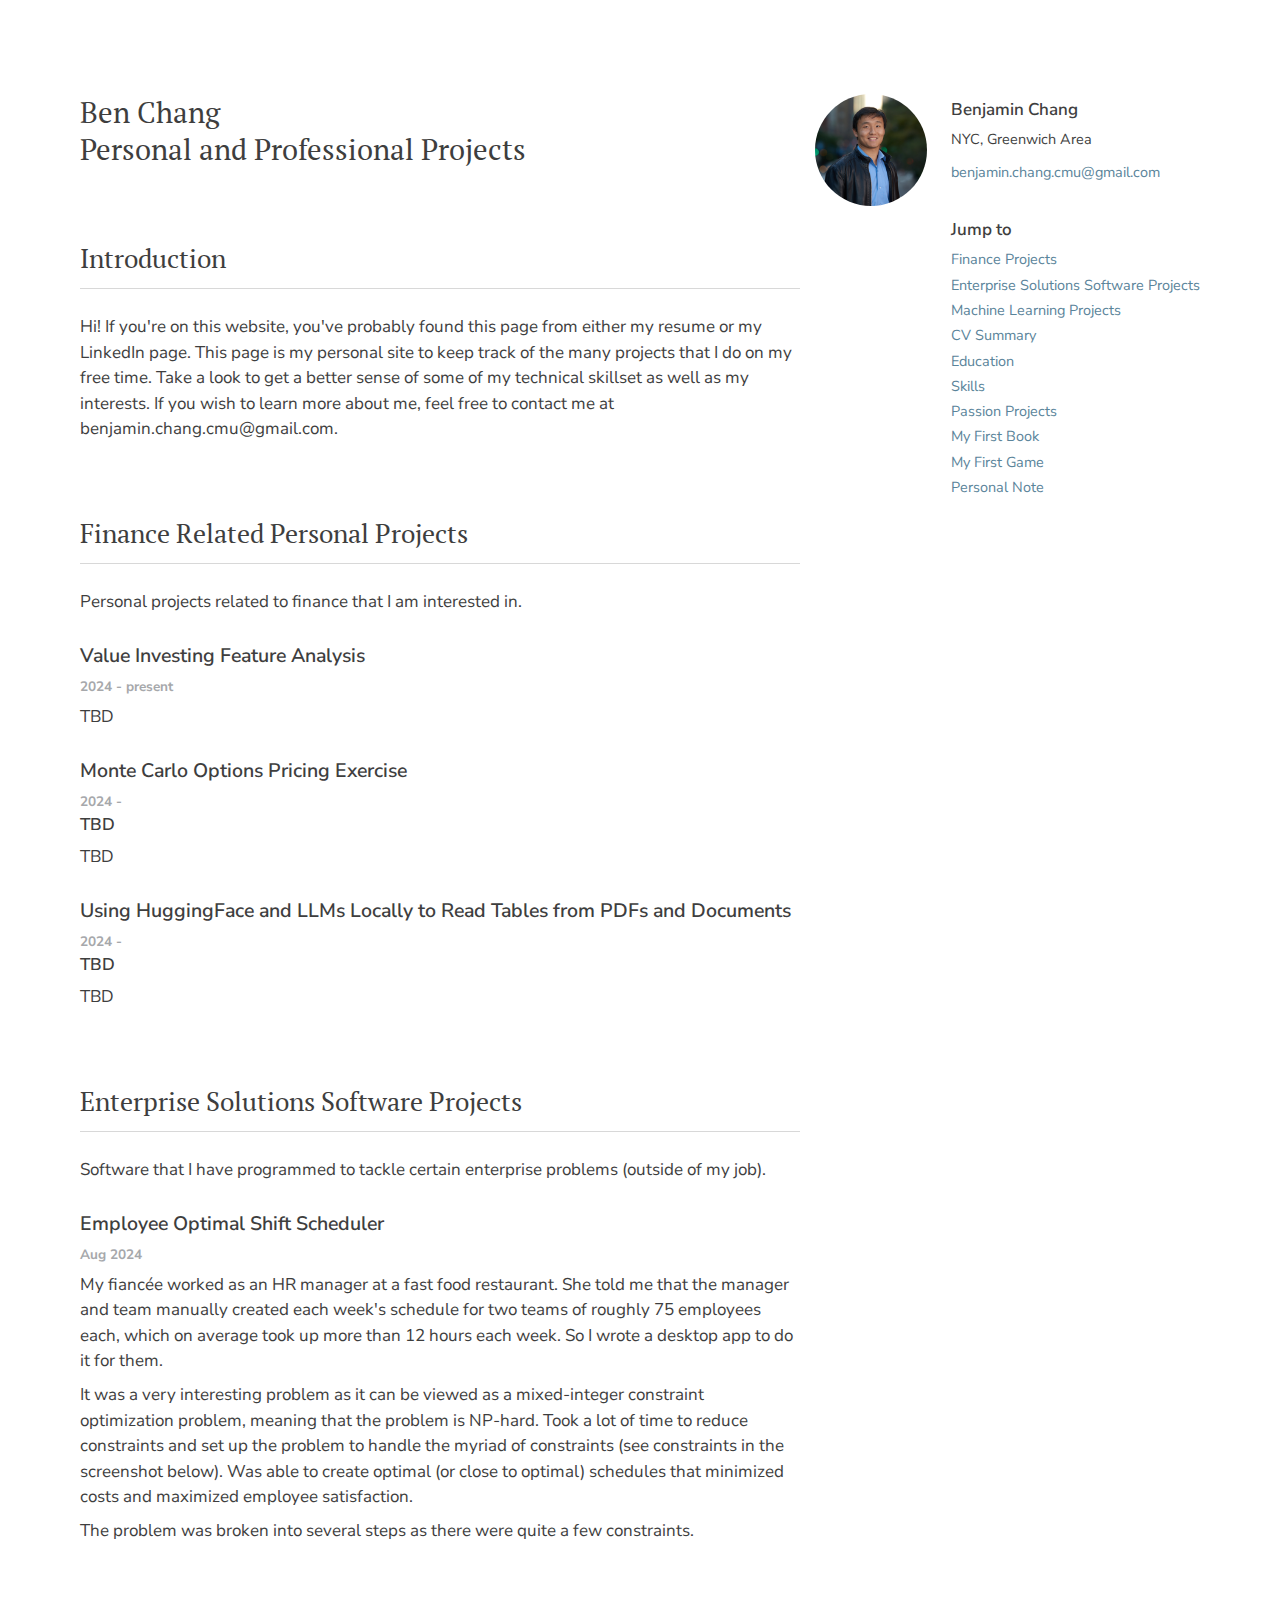
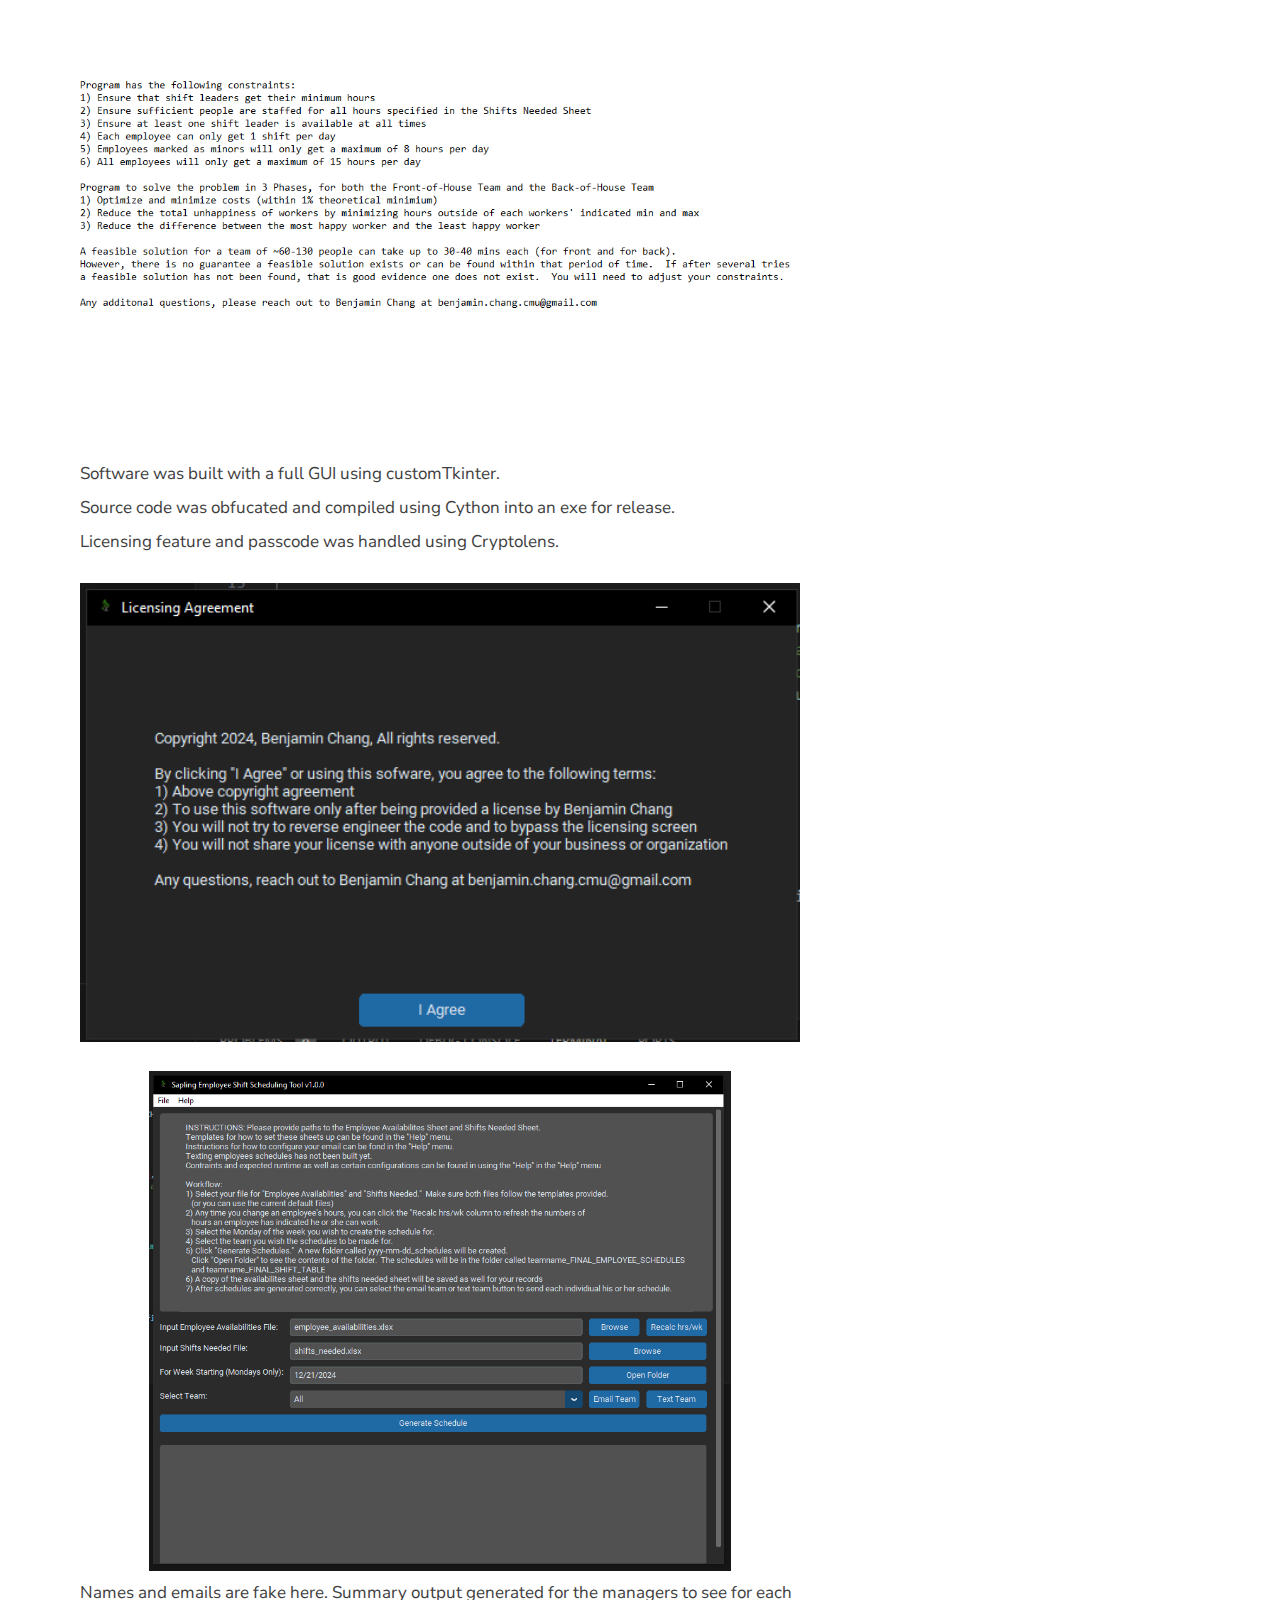
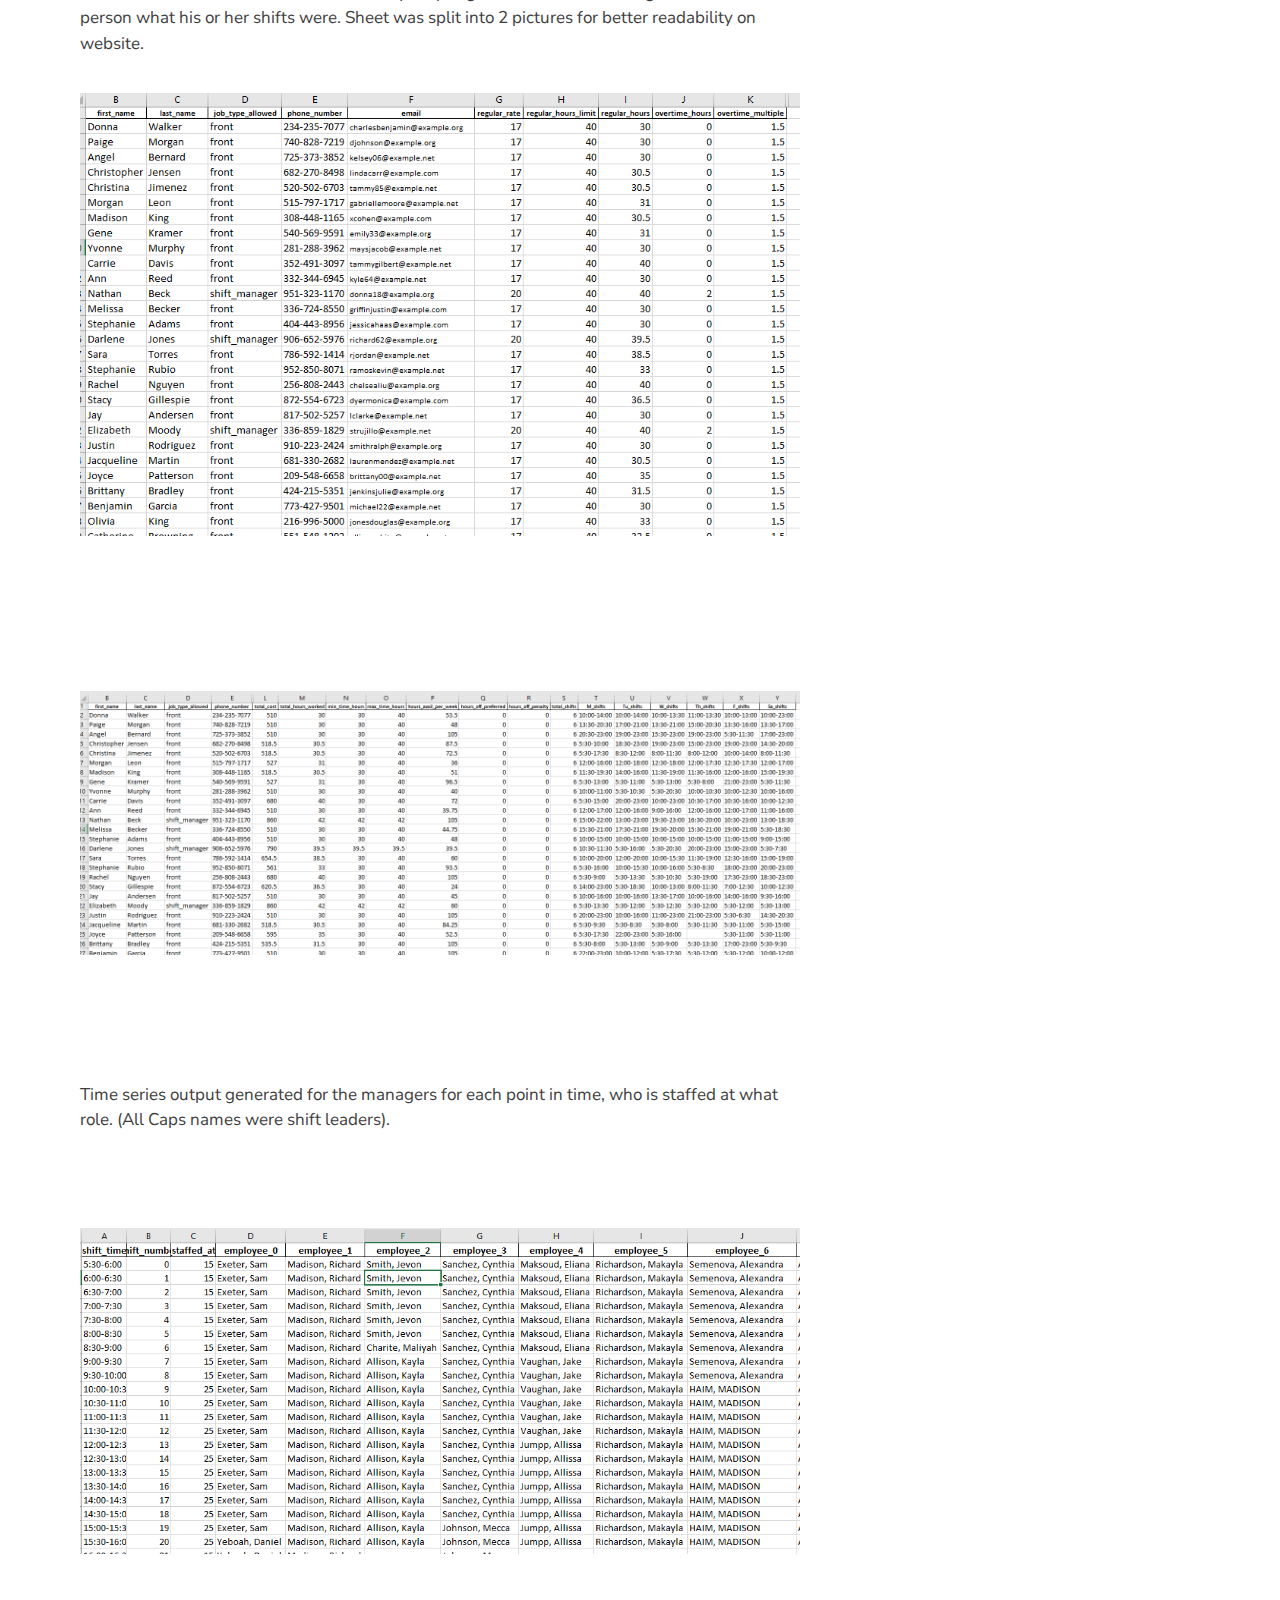
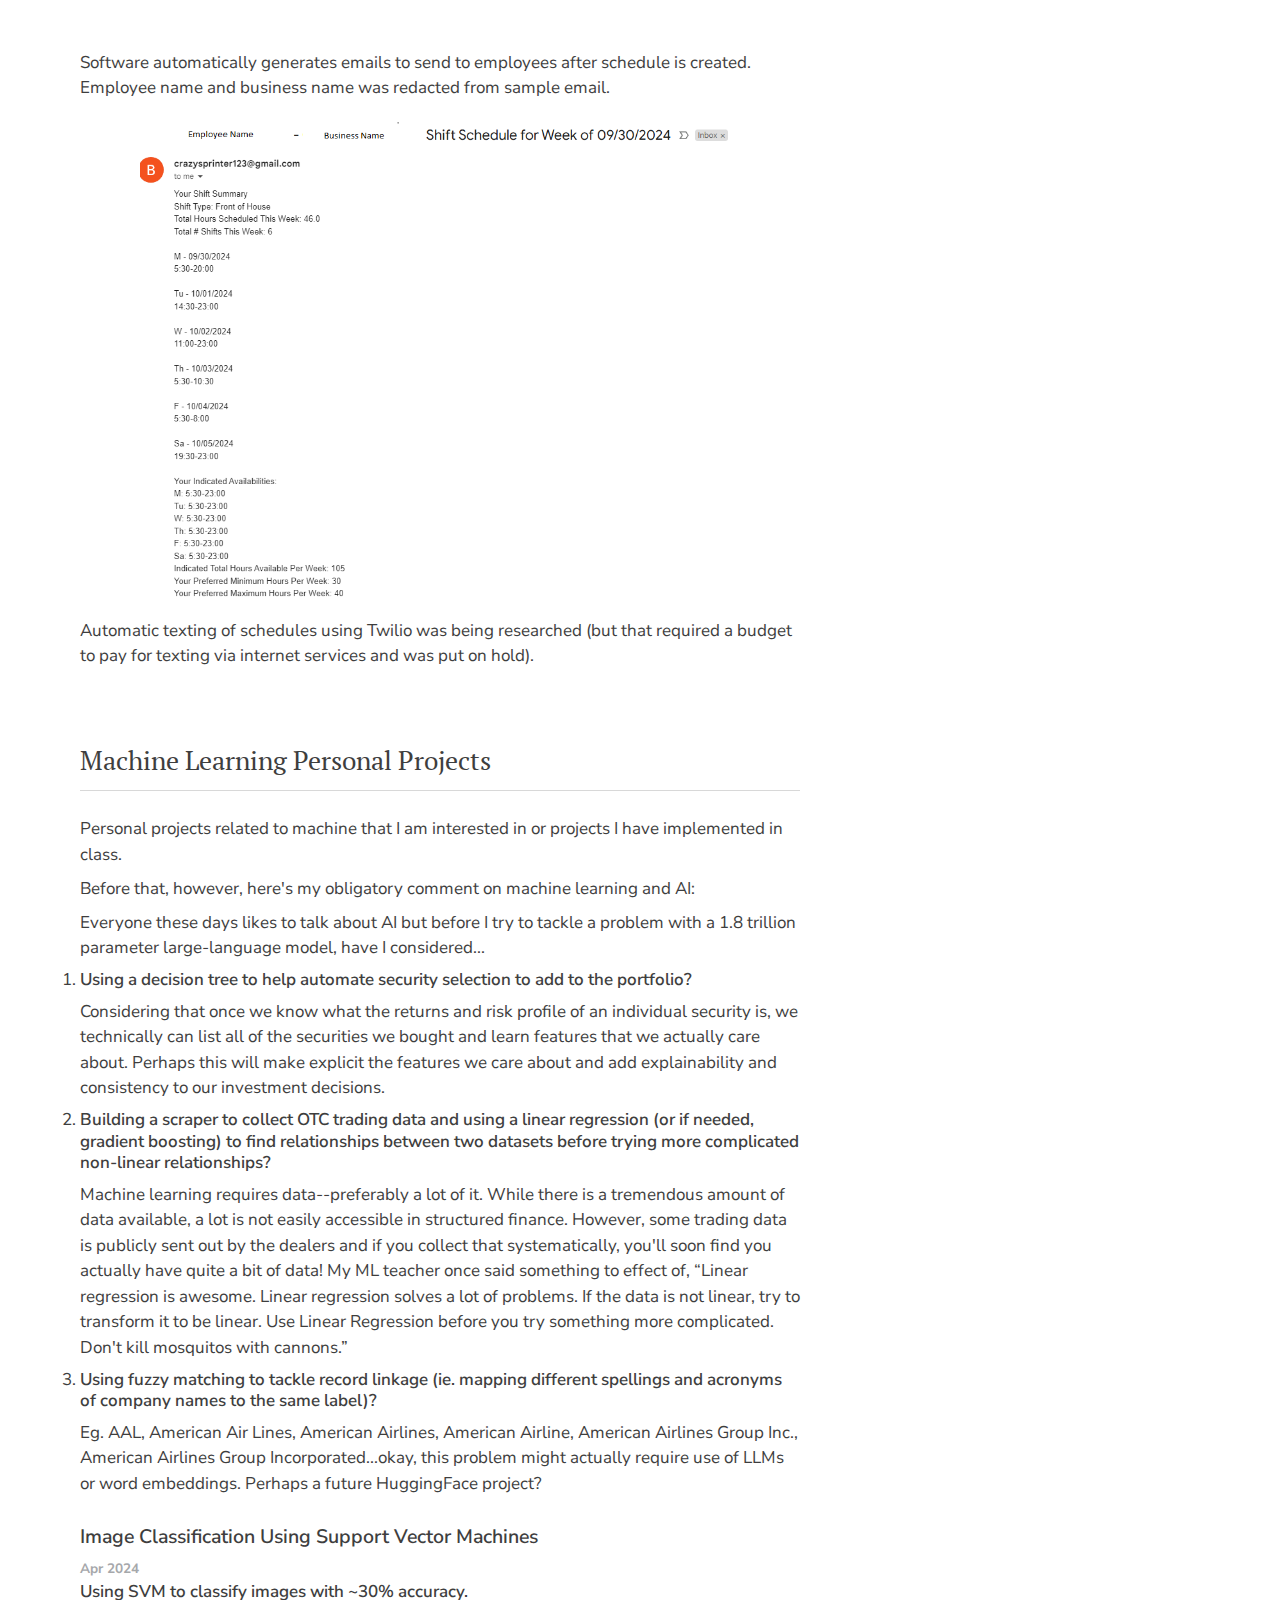
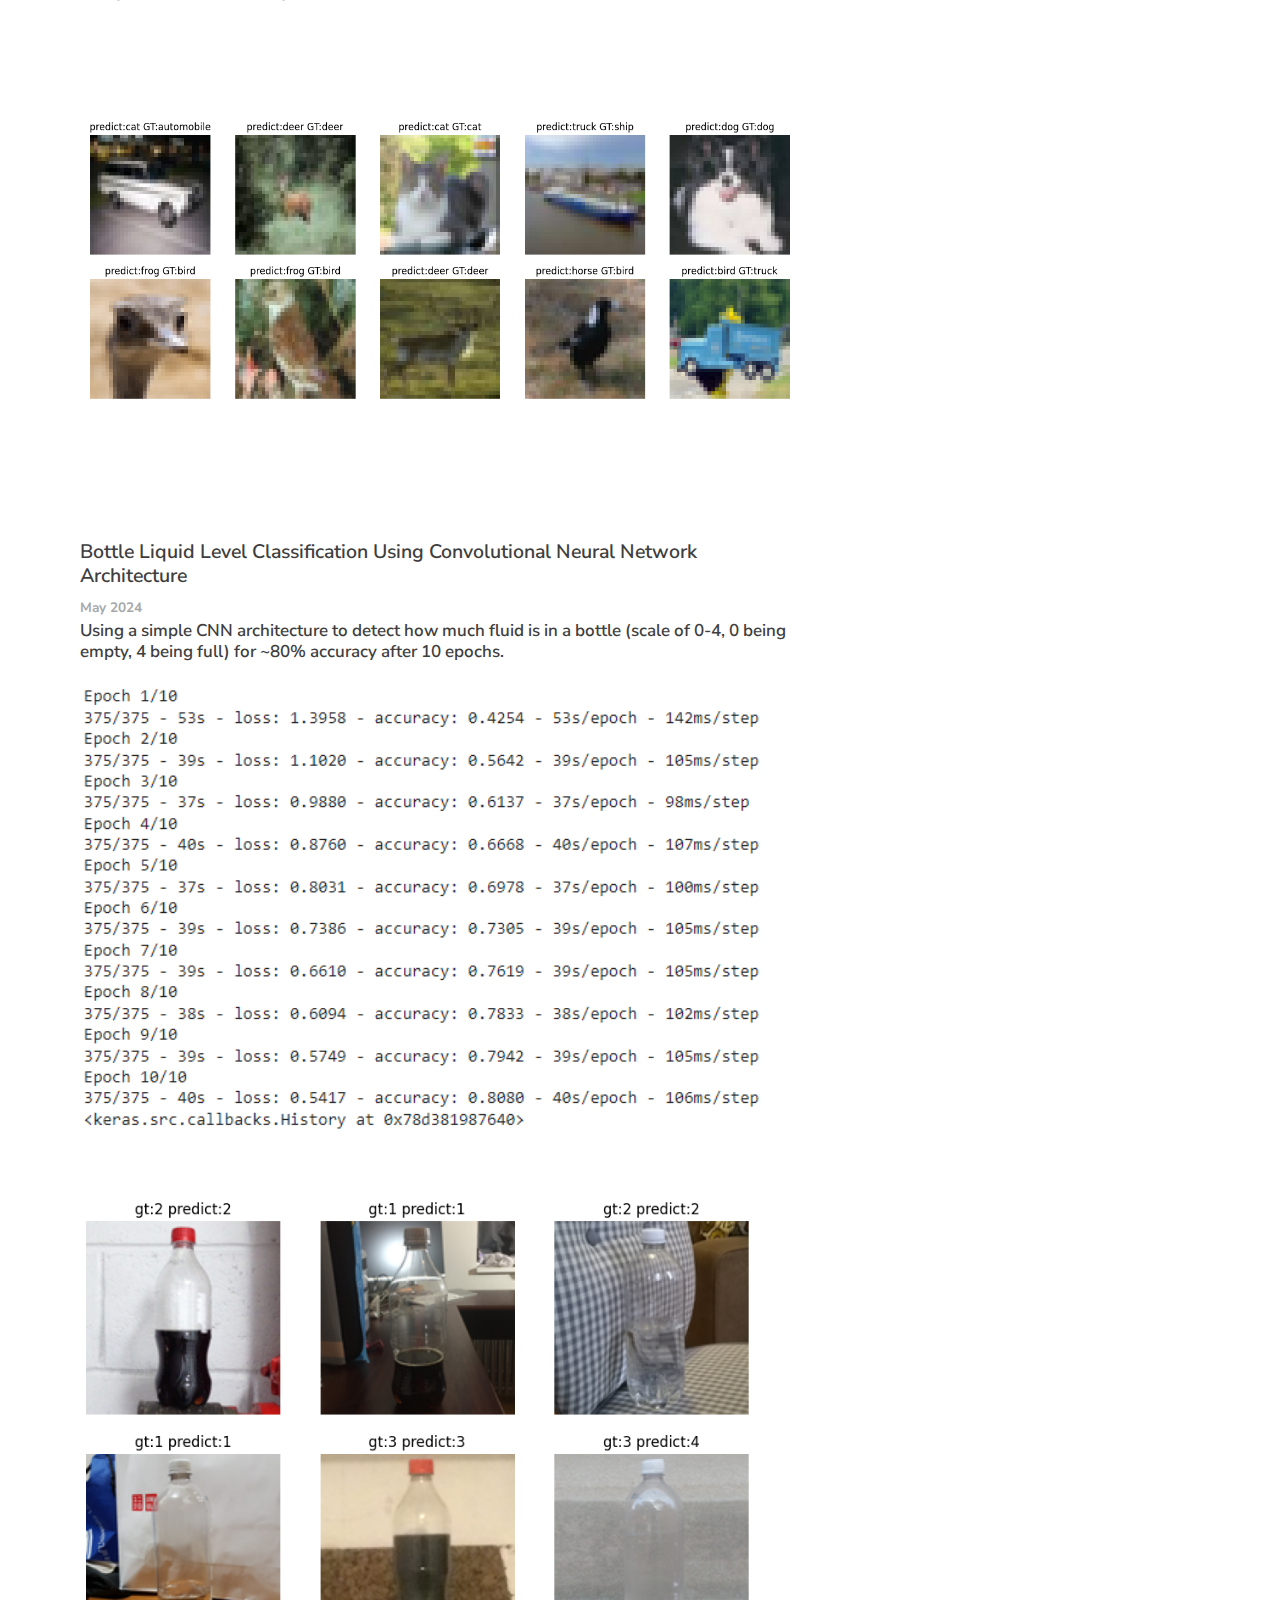
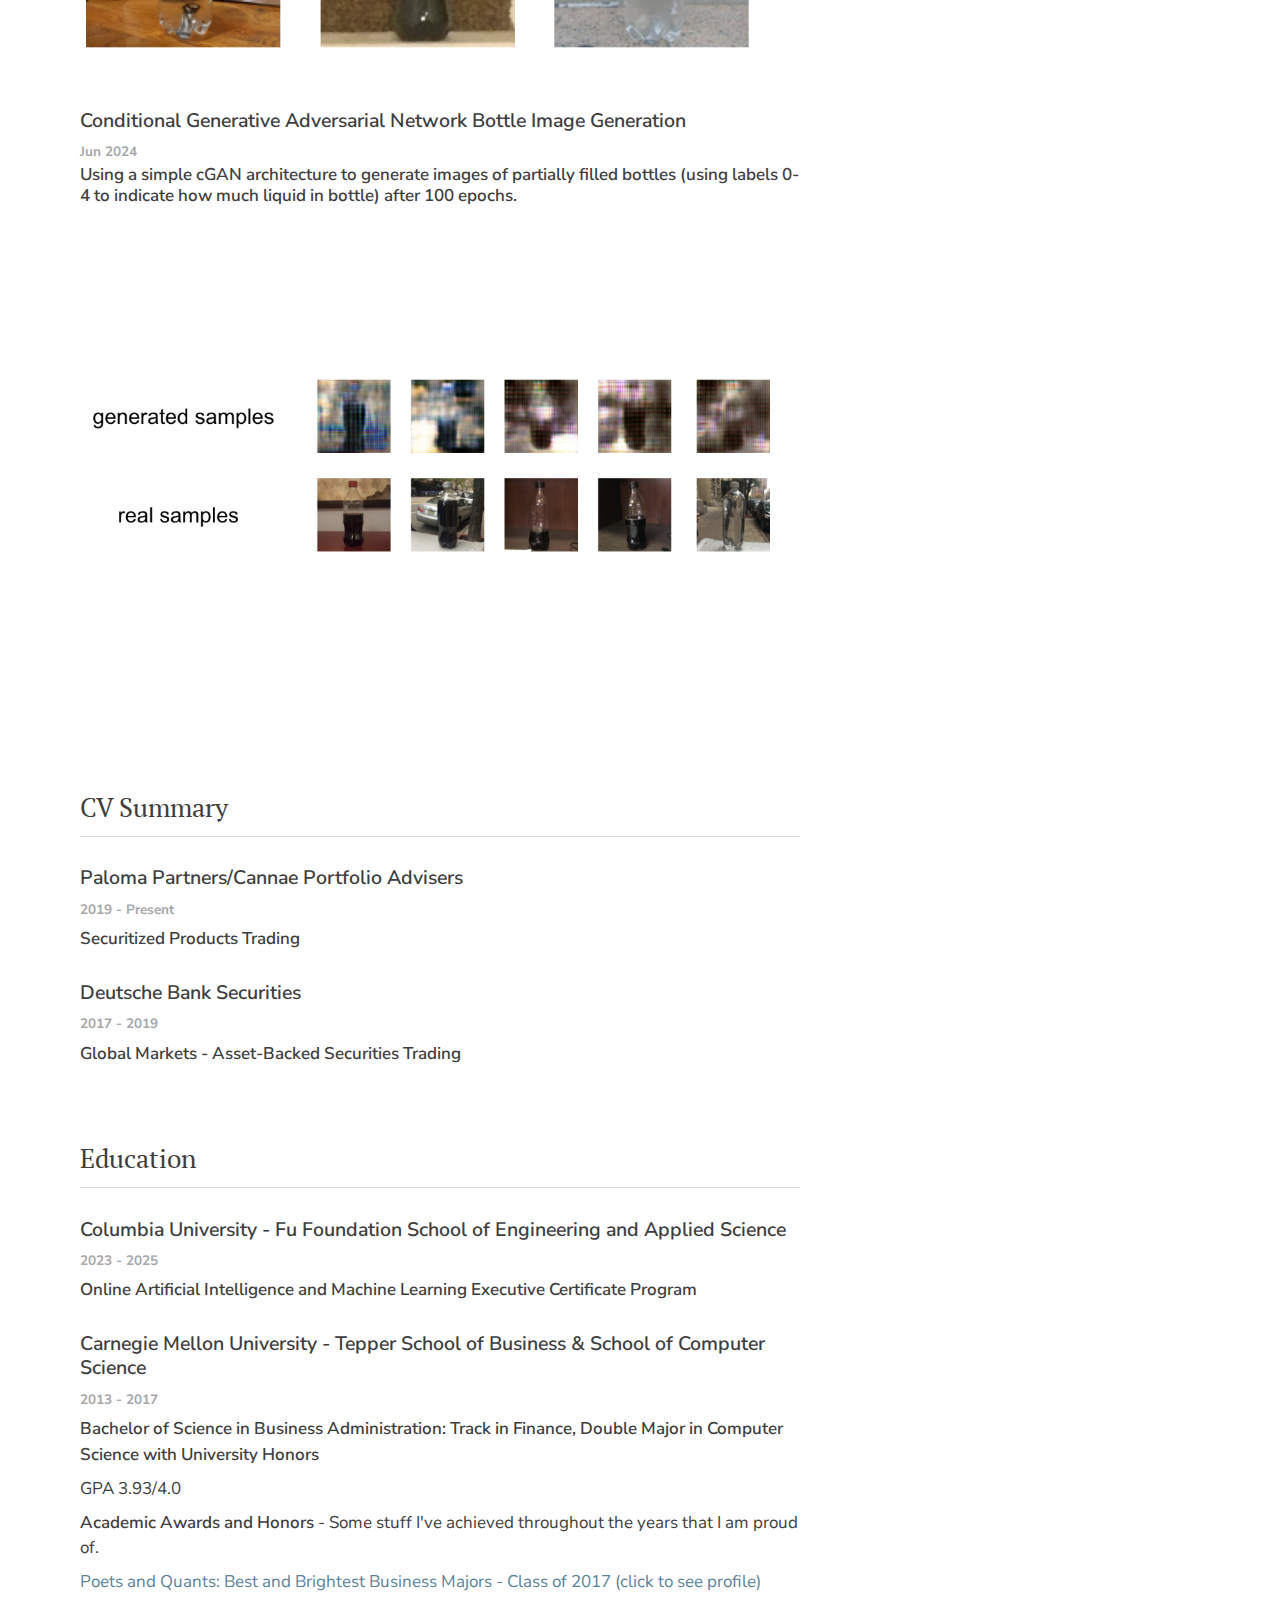
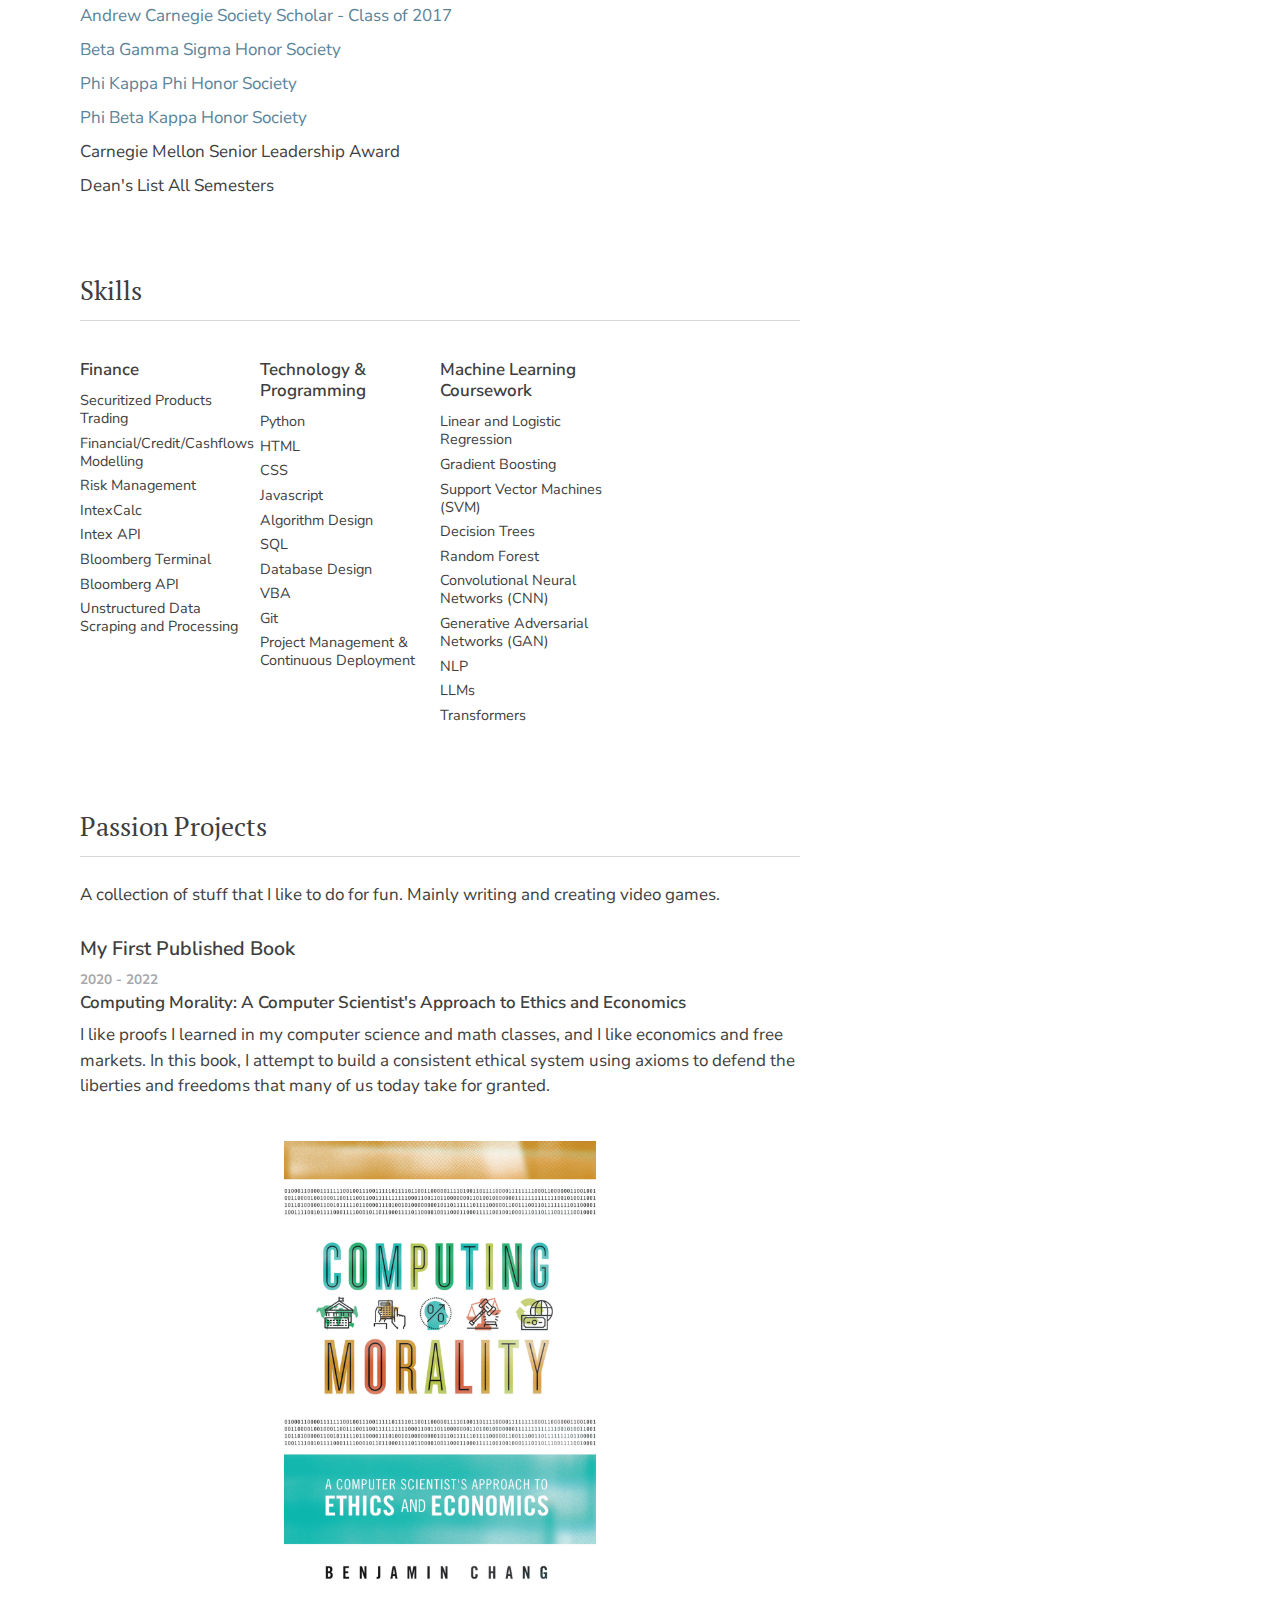
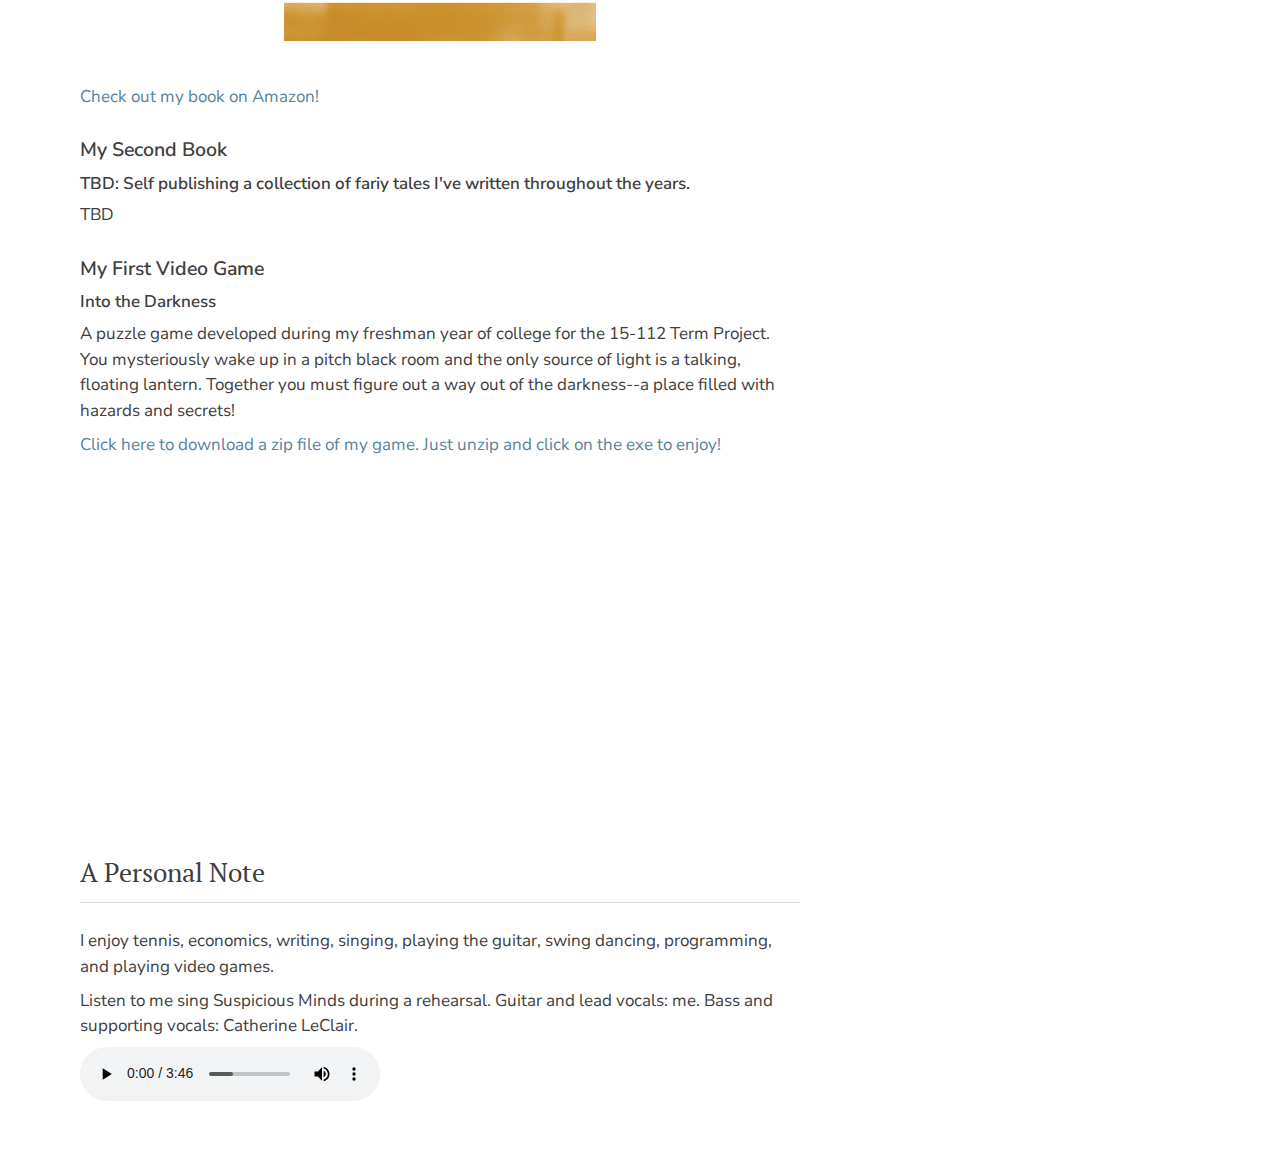
<file: static/html/index.html>
<!-- 
-- 0: bottle is empty
-- 1: bottle is 25% full
-- 2: bottle is 50% full
-- 3: bottle is 75% full
-- 4: bottle is full -->


<html lang="">
  <head>
    <meta charset="utf-8"/>
    <meta http-equiv="X-UA-Compatible" content="IE=edge"/>
    <meta http-equiv="content-language" content="en"/>
    <title>Benjamin Chang Profile</title>
    <meta name="viewport" content="width=device-width, initial-scale=1, maximum-scale=1, user-scalable=0"/>
    <link rel="stylesheet" type="text/css" href="../css/styles.css"/>
    <link href="https://fonts.googleapis.com/css?family=PT+Serif:400,400i,700,700i&amp;display=swap" rel="stylesheet"/>
    <link href="https://fonts.googleapis.com/css?family=Nunito+Sans:400,600,700&amp;display=swap" rel="stylesheet"/>
  </head>
  <body>
    <div class="page-container">
      <div class="page-container__inner">
        <div class="page-container__content">
          <h1>Ben Chang<br/>Personal and Professional Projects</h1>
          <div class="side-panel">
            <div class="side-panel__contact">
              <div class="side-panel__image" style="background-image: url(../../graphics/headshot.jpg)">
              </div>
              <div class="side-panel__body">
                <h4>Benjamin Chang</h4>
                <p>NYC, Greenwich Area</p>
                <p> <a href="mailto:benjamin.chang.cmu@gmail.com">benjamin.chang.cmu@gmail.com</a></p>
              </div>
            </div>
            <div class="side-panel__jump">
              <h4>Jump to</h4>
              <p><a href="#financeprojects">Finance Projects</a><br/>
                 <a href="#enterprisesoftwaresolutionsprojects">Enterprise Solutions Software Projects</a><br/>
                 <a href="#machinelearningprojects">Machine Learning Projects</a><br/>
                 <a href="#cv">CV Summary</a><br/>
                 <a href="#education">Education</a><br/>
                 <a href="#skills">Skills</a><br/>
                 <a href="#passionprojects">Passion Projects</a><br/>
                 <a href="https://www.amazon.com/Computing-Morality-Computer-Scientists-Economics/dp/1736180703/ref=sr_1_1?crid=3B2WFL1UIW4OO&dib=eyJ2IjoiMSJ9.[base64].O2XFOPwSyn9q-bD1mEbeHo-JK-SJSDs-_LkH-RzmUZw&dib_tag=se&keywords=computing+morality&qid=1718245311&sprefix=computing+morality%2Caps%2C95&sr=8-1">My First Book</a><br/>
                 <a href="../../files/IntoTheDarkness.zip">My First Game</a><br/>
                 <a href="#personal">Personal Note</a>
                </p>
            </div>
          </div>
          <!-- <h2 class="hide-desktop">Introduction</h2> -->
          <h2>Introduction</h2>
          <!-- <p><img src="../graphics/pug.webp" alt="pug"/></p> -->
          <p>Hi!  If you're on this website, you've probably found this page from either my resume or my LinkedIn page.  This page is my personal site to keep track of the many projects that I do on my free time.  
            Take a look to get a better sense of some of my technical skillset as well as my interests.
             If you wish to learn more about me, feel free to contact me at benjamin.chang.cmu@gmail.com. 
          </p>
          
          <h2 id="financeprojects">Finance Related Personal Projects</h2>
          <p> Personal projects related to finance that I am interested in.</p>
          <h3 id="valueinvesting">Value Investing Feature Analysis</h3><span class="year">2024 - present</span>
          <p>
            TBD
          </p> 
         
          <!-- <p>Visit <a href="https://reppio.co" target="_blank">reppio.co</a></p> -->
          <h3 id="MC"> Monte Carlo Options Pricing Exercise</h3><span class="year">2024 -</span>
          <h4>TBD</h4>
          <p>TBD</p>
          <!-- <p>Visit <a href="https://play.google.com/store/apps/details?id=dk.ejendomstorvet.android&amp;hl=en" target="_blank">Ejendomstorvet Android</a></p> -->
          <h3 id="LLMHugging Face">Using HuggingFace and LLMs Locally to Read Tables from PDFs and Documents</h3><span class="year">2024 -</span>
          <h4>TBD</h4>
          <p>TBD</p>
          <!-- <p>Visit <a href="https://play.google.com/store/apps/details?id=dk.ejendomstorvet.android&amp;hl=en" target="_blank">Ejendomstorvet Android</a></p> -->
          <!-- <p>Visit <a href="https://psohappy.org" target="_blank">psohappy.org</a></p> -->
          <h2 id="enterprisesoftwaresolutionsprojects">Enterprise Solutions Software Projects</h2>
          <p>Software that I have programmed to tackle certain enterprise problems (outside of my job).</p>
          <h3 id="mipscheduler">Employee Optimal Shift Scheduler</h3><span class="year">Aug 2024</span>
          <p>My fiancée worked as an HR manager at a fast food restaurant.  She told me that the manager and team manually created each week's schedule for two teams of roughly 75 employees each, which on average took up more than 12 hours each week.  So I wrote a desktop app to do it for them.</p>
          <p>It was a very interesting problem as it can be viewed as a mixed-integer constraint optimization problem, meaning that the problem is NP-hard.  Took a lot of time to reduce constraints and set up the problem to handle the myriad of constraints (see constraints in the screenshot below).  Was able to create optimal (or close to optimal) schedules that minimized costs and maximized employee satisfaction.</p>
          <p>The problem was broken into several steps as there were quite a few constraints.</p>
          <p><img src="../../graphics/constraints.PNG"></p>
          <p>Software was built with a full GUI using customTkinter.</p>
          <p>Source code was obfucated and compiled using Cython into an exe for release.</p>
          <p>Licensing feature and passcode was handled using Cryptolens.</p>
          <p><img src="../../graphics/license_agreement.PNG"></p>
          <p><img src="../../graphics/schift_scheduler_app.PNG"></p>
          <p>Names and emails are fake here.  Summary output generated for the managers to see for each person what his or her shifts were.  Sheet was split into 2 pictures for better readability on website.</p>
          <p><img src="../../graphics/schedule_output3.PNG"></p>
          <p><img src="../../graphics/schedule_output4.PNG"></p>
          <p>Time series output generated for the managers for each point in time, who is staffed at what role.  (All Caps names were shift leaders).</p>
          <p><img src="../../graphics/schedule_output1.PNG"></p>
          <p>Software automatically generates emails to send to employees after schedule is created.  Employee name and business name was redacted from sample email.</p>
          <p><img src="../../graphics/email_sample.png"></p>
          <p>Automatic texting of schedules using Twilio was being researched (but that required a budget to pay for texting via internet services and was put on hold).</p>
          
          <h2 id="machinelearningprojects">Machine Learning Personal Projects</h2>
          <p>Personal projects related to machine that I am interested in or projects I have implemented in class.</p>
          <p>Before that, however, here's my obligatory comment on machine learning and AI:</p>
          <p>Everyone these days likes to talk about AI but before I try to tackle a problem with a 1.8 trillion parameter large-language model, have I considered...</p>
          <ol>
             <li><b>Using a decision tree to help automate security selection to add to the portfolio?</b></li>
             <p>Considering that once we know what the returns and risk profile of an individual security is, we technically can list all of the securities we bought and learn features that we actually care about.  Perhaps this will make explicit the features we care about and add explainability and consistency to our investment decisions.</p>
             <li><b>Building a scraper to collect OTC trading data and using a linear regression (or if needed, gradient boosting) to find relationships between two datasets before trying more complicated non-linear relationships?</b></li>
             <p>Machine learning requires data--preferably a lot of it.  While there is a tremendous amount of data available, a lot is not easily accessible in structured finance.  However, some trading data is publicly sent out by the dealers and if you collect that systematically, you'll soon find you actually have quite a bit of data!  My ML teacher once said something to effect of, “Linear regression is awesome.  Linear regression solves a lot of problems.  If the data is not linear, try to transform it to be linear.  Use Linear Regression before you try something more complicated.  Don't kill mosquitos with cannons.”</p>
             <li><b>Using fuzzy matching to tackle record linkage (ie. mapping different spellings and acronyms of company names to the same label)?</b></li>
             <p>Eg. AAL, American Air Lines, American Airlines, American Airline, American Airlines Group Inc., American Airlines Group Incorporated...okay, this problem might actually require use of LLMs or word embeddings.  Perhaps a future HuggingFace project?</p>
          </ol>
          <h3 id="svm">Image Classification Using Support Vector Machines</h3><span class="year">Apr 2024</span>
          <h4>Using SVM to classify images with ~30% accuracy.</h4>
          <p><img src="../../graphics/svm.PNG"></p>
          <h3 id="cnn">Bottle Liquid Level Classification Using Convolutional Neural Network Architecture</h3><span class="year">May 2024</span>
          <h4>Using a simple CNN architecture to detect how much fluid is in a bottle (scale of 0-4, 0 being empty, 4 being full) for ~80% accuracy after 10 epochs.</h4>
          <p><img src="../../graphics/bottle_predict_acc.PNG"></p>
          <p><img src="../../graphics/bottle_predict_result.PNG"></p>
          <h3 id="cnn">Conditional Generative Adversarial Network Bottle Image Generation</h3><span class="year">Jun 2024</span>
          <h4>Using a simple cGAN architecture to generate images of partially filled bottles (using labels 0-4 to indicate how much liquid in bottle) after 100 epochs.</h4>
          <p><img src="../../graphics/generated_bottles_CGAN.PNG"></p>


          <h2 id="cv">CV Summary</h2>
          <h3>Paloma Partners/Cannae Portfolio Advisers</h3><span class="year">2019 - Present</span>
          <p><b>Securitized Products Trading</b></p>

          <h3>Deutsche Bank Securities</h3><span class="year">2017 - 2019</span>
          <p><b>Global Markets - Asset-Backed Securities Trading</b></p>

          <h2 id="education">Education</h2>
          <h3>Columbia University - Fu Foundation School of Engineering and Applied Science</h3><span class="year">2023 - 2025</span>
          <p><b>Online Artificial Intelligence and Machine Learning Executive Certificate Program</b></p>
          
          <h3>Carnegie Mellon University - Tepper School of Business & School of Computer Science</h3><span class="year">2013 - 2017</span>
          <p><b>Bachelor of Science in Business Administration: Track in Finance, Double Major in Computer Science with University Honors</b></p>
          <p>GPA 3.93/4.0</p>

          <p><b>Academic Awards and Honors</b> - Some stuff I've achieved throughout the years that I am proud of.</p>
          <p><a href="https://poetsandquantsforundergrads.com/students/2018-best-brightest-benjamin-chang-carnegie-mellon-university-tepper/">Poets and Quants: Best and Brightest Business Majors - Class of 2017 (click to see profile)</a></p>
          <p><a href="https://www.cmu.edu/engage/give/donor-recognition/andrew-carnegie-society/acs-scholars.html">Andrew Carnegie Society Scholar - Class of 2017</a></p>
          <p><a href="https://www.betagammasigma.org/home">Beta Gamma Sigma Honor Society</a></p>
          <p><a href="https://www.phikappaphi.org/">Phi Kappa Phi Honor Society</a></p>
          <p><a href="https://www.pbk.org/">Phi Beta Kappa Honor Society</a></p>           
          <p>Carnegie Mellon Senior Leadership Award</p>
          <p>Dean's List All Semesters</p>

          <h2 id="skills">Skills</h2>
          <div class="skills-grid">
            <div class="skills-grid__column">
              <h4>Finance</h4>
              <ul>
                <li>Securitized Products Trading</li>
                <li>Financial/Credit/Cashflows Modelling</li>
                <li>Risk Management</li>
                <li>IntexCalc</li>
                <li>Intex API</li>
                <li>Bloomberg Terminal</li>
                <li>Bloomberg API</li>
                <li>Unstructured Data Scraping and Processing</li>
              </ul>
            </div>
            <div class="skills-grid__column">
              <h4>Technology & Programming</h4>
              <ul>
                <li>Python</li>
                <li>HTML</li>
                <li>CSS</li>
                <li>Javascript</li>
                <li>Algorithm Design</li>
                <li>SQL</li>
                <li>Database Design</li>
                <li>VBA</li>
                <li>Git</li>
                <li>Project Management & Continuous Deployment</li>
              </ul>
            </div>
            <div class="skills-grid__column">
              <h4>Machine Learning Coursework</h4>
              <ul>
                <li>Linear and Logistic Regression</li>
                <li>Gradient Boosting</li>
                <li>Support Vector Machines (SVM)</li>
                <li>Decision Trees</li>
                <li>Random Forest</li>
                <li>Convolutional Neural Networks (CNN)</li>
                <li>Generative Adversarial Networks (GAN)</li>
                <li>NLP</li>
                <li>LLMs</li>
                <li>Transformers</li>

              </ul>
            </div>
          </div>

          <h2 id="passionprojects">Passion Projects</h2>
          <p>A collection of stuff that I like to do for fun.  Mainly writing and creating video games.</p>
          <h3 id="computingmorality">My First Published Book</h3><span class="year">2020 - 2022</span>
          <h4>Computing Morality: A Computer Scientist's Approach to Ethics and Economics</h4>
          <p>I like proofs I learned in my computer science and math classes, and I like economics and free markets.  In this book, I attempt to build a consistent ethical system using axioms to defend the liberties and freedoms that many of us today take for granted.</p>
          <p>&nbsp;</p> 
          <p><img src="../../graphics/book_cover.PNG"></p>
          <p>&nbsp;</p> <p><a href="https://www.amazon.com/Computing-Morality-Computer-Scientists-Economics/dp/1736180703/ref=sr_1_1?crid=3B2WFL1UIW4OO&dib=eyJ2IjoiMSJ9.[base64].O2XFOPwSyn9q-bD1mEbeHo-JK-SJSDs-_LkH-RzmUZw&dib_tag=se&keywords=computing+morality&qid=1718245311&sprefix=computing+morality%2Caps%2C95&sr=8-1">Check out my book on Amazon!</a></p>
          <h3 id="fariytale">My Second Book</h3><span class="year"></span>
          <h4>TBD: Self publishing a collection of fariy tales I've written throughout the years.</h4>
          <p>TBD</p>
          <h3 id="fariytale">My First Video Game</h3><span class="year"></span>
          <h4>Into the Darkness</h4>
          <p>A puzzle game developed during my freshman year of college for the 15-112 Term Project.  You mysteriously wake up in a pitch black room and the only source of light is a talking, floating lantern.  Together you must figure out a way out of the darkness--a place filled with hazards and secrets!</p>
          <p><a href="../../files/IntoTheDarkness.zip">Click here to download a zip file of my game.  Just unzip and click on the exe to enjoy!</a></p>
          <iframe width="560" height="315" src="https://www.youtube.com/embed/dHL1_9AkPUE?si=byF9f-eWj-XiXMOX" title="YouTube video player" frameborder="0" allow="accelerometer; autoplay; clipboard-write; encrypted-media; gyroscope; picture-in-picture; web-share" referrerpolicy="strict-origin-when-cross-origin" allowfullscreen></iframe>          <!-- <p>Visit <a href="https://play.google.com/store/apps/details?id=dk.ejendomstorvet.android&amp;hl=en" target="_blank">Ejendomstorvet Android</a></p> -->
          
          <h2 id="personal">A Personal Note</h2>
          <p>I enjoy tennis, economics, writing, singing, playing the guitar, swing dancing, programming, and playing video games.</p>
          <p>Listen to me sing <strong>Suspicious Minds</strong> during a rehearsal.  Guitar and lead vocals: me.  Bass and supporting vocals: Catherine LeClair.</p>
          <audio controls>
            <source src="../../files/suspicious_minds.mp3" type="audio/mpeg">
            Your browser does not support the audio element.
          </audio>

        </div>
      </div>
    </div>
  </body>
</html>
</file>
<file: static/css/styles.css>
/* http://meyerweb.com/eric/tools/css/reset/ 
   v2.0 | 20110126
   License: none (public domain)
*/
html, body, div, span, applet, object, iframe, h1, h2, h3, h4, h5, h6, p, blockquote, pre, a, abbr, acronym, address, big, cite, code, del, dfn, em, img, ins, kbd, q, s, samp, small, strike, strong, sub, sup, tt, var, b, u, i, center, dl, dt, dd, ol, ul, li, fieldset, form, label, legend, table, caption, tbody, tfoot, thead, tr, th, td, article, aside, canvas, details, embed, figure, figcaption, footer, header, hgroup, menu, nav, output, ruby, section, summary, time, mark, audio, video {
    margin: 0;
    padding: 0;
    border: 0;
    font-size: 100%;
    font: inherit;
    vertical-align: baseline; }
  
  img {
      width: 100%;
      height: 500px;
      object-fit: contain;
  }
   
  /* HTML5 display-role reset for older browsers */
  button {
    -webkit-appearance: none;
    border: none;
    background-color: transparent;
    font-size: inherit;
    padding: 0;
    text-align: left;
    font-weight: inherit;
    font-family: inherit;
    line-height: inherit;
    color: inherit; }
  
  article, aside, details, figcaption, figure, footer, header, hgroup, menu, nav, section {
    display: block; }
  
  body {
    line-height: 1; }
  
  ul {
    list-style: none; }
  
  blockquote, q {
    quotes: none; }
  
  blockquote:before, blockquote:after {
    content: '';
    content: none; }
  
  q:before, q:after {
    content: '';
    content: none; }
  
  table {
    border-collapse: collapse;
    border-spacing: 0; }
  
  .fa {
    -webkit-font-smoothing: antialiased;
    display: inline-block;
    font-style: normal;
    font-variant: normal;
    text-rendering: auto;
    line-height: 1;
    font-weight: 900; }
  
  button {
    cursor: pointer;
    outline: none; }
  
  body {
    overflow-x: hidden;
    -webkit-font-smoothing: antialiased;
    font-smoothing: antialiased;
    -moz-osx-font-smoothing: grayscale; }
    body,
    body input {
      font-family: 'Nunito Sans', sans-serif;
      font-weight: 400;
      line-height: 1.25;
      color: #3E3E3E;
      font-size: calc(14px + .3vw); }
      @media print {
        body,
        body input {
          font-size: calc(12px + .3vw); } }
    body textarea,
    body input {
      outline: none;
      -moz-appearance: none;
      -webkit-appearance: none; }
      body textarea::-webkit-input-placeholder,
      body input::-webkit-input-placeholder {
        /* Chrome/Opera/Safari */
        color: #3E3E3E;
        font-weight: 400;
        opacity: .55; }
      body textarea::-moz-placeholder,
      body input::-moz-placeholder {
        /* Firefox 19+ */
        opacity: .55;
        color: #3E3E3E;
        font-weight: 400; }
      body textarea:-ms-input-placeholder,
      body input:-ms-input-placeholder {
        /* IE 10+ */
        color: #3E3E3E;
        font-weight: 400;
        opacity: .55; }
      body textarea:-moz-placeholder,
      body input:-moz-placeholder {
        /* Firefox 18- */
        color: #3E3E3E;
        font-weight: 400;
        opacity: .55; }
    @media (min-width: 1180px) {
      body {
        font-size: 17px; } }
    body h1, body h2, body h3, body h4, body h5 {
      margin-top: 1.5em;
      margin-bottom: .5em;
      line-height: 1.25;
      font-family: 'PT Serif', serif; }
    body .color-grey-light {
      color: #A6A8AB; }
    body p {
      line-height: 1.5;
      margin-top: .5em;
      margin-bottom: .5em; }
      body p a {
        text-decoration: none;
        color: inherit;
        color: #5A849A; }
        body p a:hover {
          opacity: .75; }
      body p i {
        font-style: italic; }
      body p b {
        font-weight: 600; }
      body p.large {
        font-size: 1.2em; }
    body .year {
      color: #A6A8AB;
      font-size: .8em;
      font-weight: 700; }
    body b {
      font-weight: 600; }
    body h1 {
      margin-top: .5em;
      margin-bottom: 1em;
      font-size: 1.7em; }
      @media (max-width: 850px) {
        body h1 br {
          display: none; } }
    body h2 {
      margin-top: 3em;
      margin-bottom: 1em;
      font-size: 1.5em;
      border-bottom: 1px solid rgba(62, 62, 62, 0.2);
      padding-bottom: .5em; }
    body h3 {
      font-family: 'Nunito Sans', sans-serif;
      font-weight: 600;
      line-height: 1.25;
      font-size: 1.15em;
      font-weight: 600; }
    body h4 {
      margin-top: 0.25em;
      margin-bottom: .25em;
      font-size: 1em;
      font-family: 'Nunito Sans', sans-serif;
      font-weight: 600;
      line-height: 1.25; }
    body ul {
      margin: .75em 0;
      font-size: .85em; }
      body ul li {
        margin: .45em 0; }
  
  .ui--rounded {
    border-radius: 0.4rem; }
  
  .page-container {
    display: block;
    text-align: left;
    padding-left: 1rem;
    padding-right: 1rem;
    padding-bottom: 2rem;
    margin-top: 4rem;
    overflow: auto; }
    @media (min-width: 850px) {
      .page-container {
        margin-top: 5rem;
        padding-left: 2rem;
        padding-right: 2rem;
        padding-bottom: 4rem;
        text-align: left; } }
    .page-container__inner {
      margin: auto;
      max-width: 70rem; }
      @media (min-width: 850px) {
        .page-container__inner {
          text-align: left; } }
    .page-container__content {
      position: relative; }
      @media print {
        .page-container__content {
          padding-right: 12.5rem; } }
      @media (min-width: 850px) {
        .page-container__content {
          padding-right: 25rem; } }
    .page-container__desktop-back {
      margin-top: 3rem;
      margin-left: -.2rem; }
      @media (max-width: 850px) {
        .page-container__desktop-back {
          display: none !important; } }
    .page-container--left {
      text-align: left; }
  .side-panel {
    position: relative; }
    @media (min-width: 850px) {
      .side-panel {
        position: absolute;
        top: 0;
        right: 0; } }
    @media print {
      .side-panel {
        position: absolute;
        top: 0;
        right: 0; }
        .side-panel__jump {
          display: none; } }
    .side-panel p {
      font-size: .85em;
      line-height: 1.75; }
    .side-panel__jump {
      margin-top: 2em; }
      @media (max-width: 850px) {
        .side-panel__jump p {
          display: flex;
          flex-direction: row;
          justify-content: flex-start; }
          .side-panel__jump p a {
            margin-right: 1em; } }
      @media print {
        .side-panel__jump p {
          display: block; } }
    @media (max-width: 850px) {
      .side-panel {
        margin-top: 2rem; }
        .side-panel__contact {
          display: flex;
          flex-direction: row; }
        .side-panel__body {
          flex: 1;
          padding-left: 1.5rem; } }
    @media print {
      .side-panel__contact {
        display: block; }
      .side-panel__body {
        padding-left: 0; } }
    .side-panel__image {
      -webkit-print-color-adjust: exact;
      display: block;
      background-size: cover;
      background-position: center;
      width: 7rem;
      height: 7rem;
      border-radius: 3.5rem; }
      @media (min-width: 850px) {
        .side-panel__image {
          position: absolute;
          left: -8.5rem;
          top: 0; } }
      @media print {
        .side-panel__image {
          margin-bottom: 2rem;
          margin-top: -2rem; } }
  
  .skills-grid {
    margin-top: 1em;
    display: grid;
    grid-template-columns: 25% 25% 25% 25%; }
    @media (max-width: 850px) {
      .skills-grid {
        grid-template-columns: 50% 50%; } }
    @media print {
      .skills-grid {
        grid-template-columns: 25% 25% 25% 25%; } }
    .skills-grid__column {
      margin-top: .5em; }
  
  @media (min-width: 850px) {
    .hide-desktop {
      display: none; } }
  
  @media print {
    .hide-desktop {
      display: none; } }
</file>
